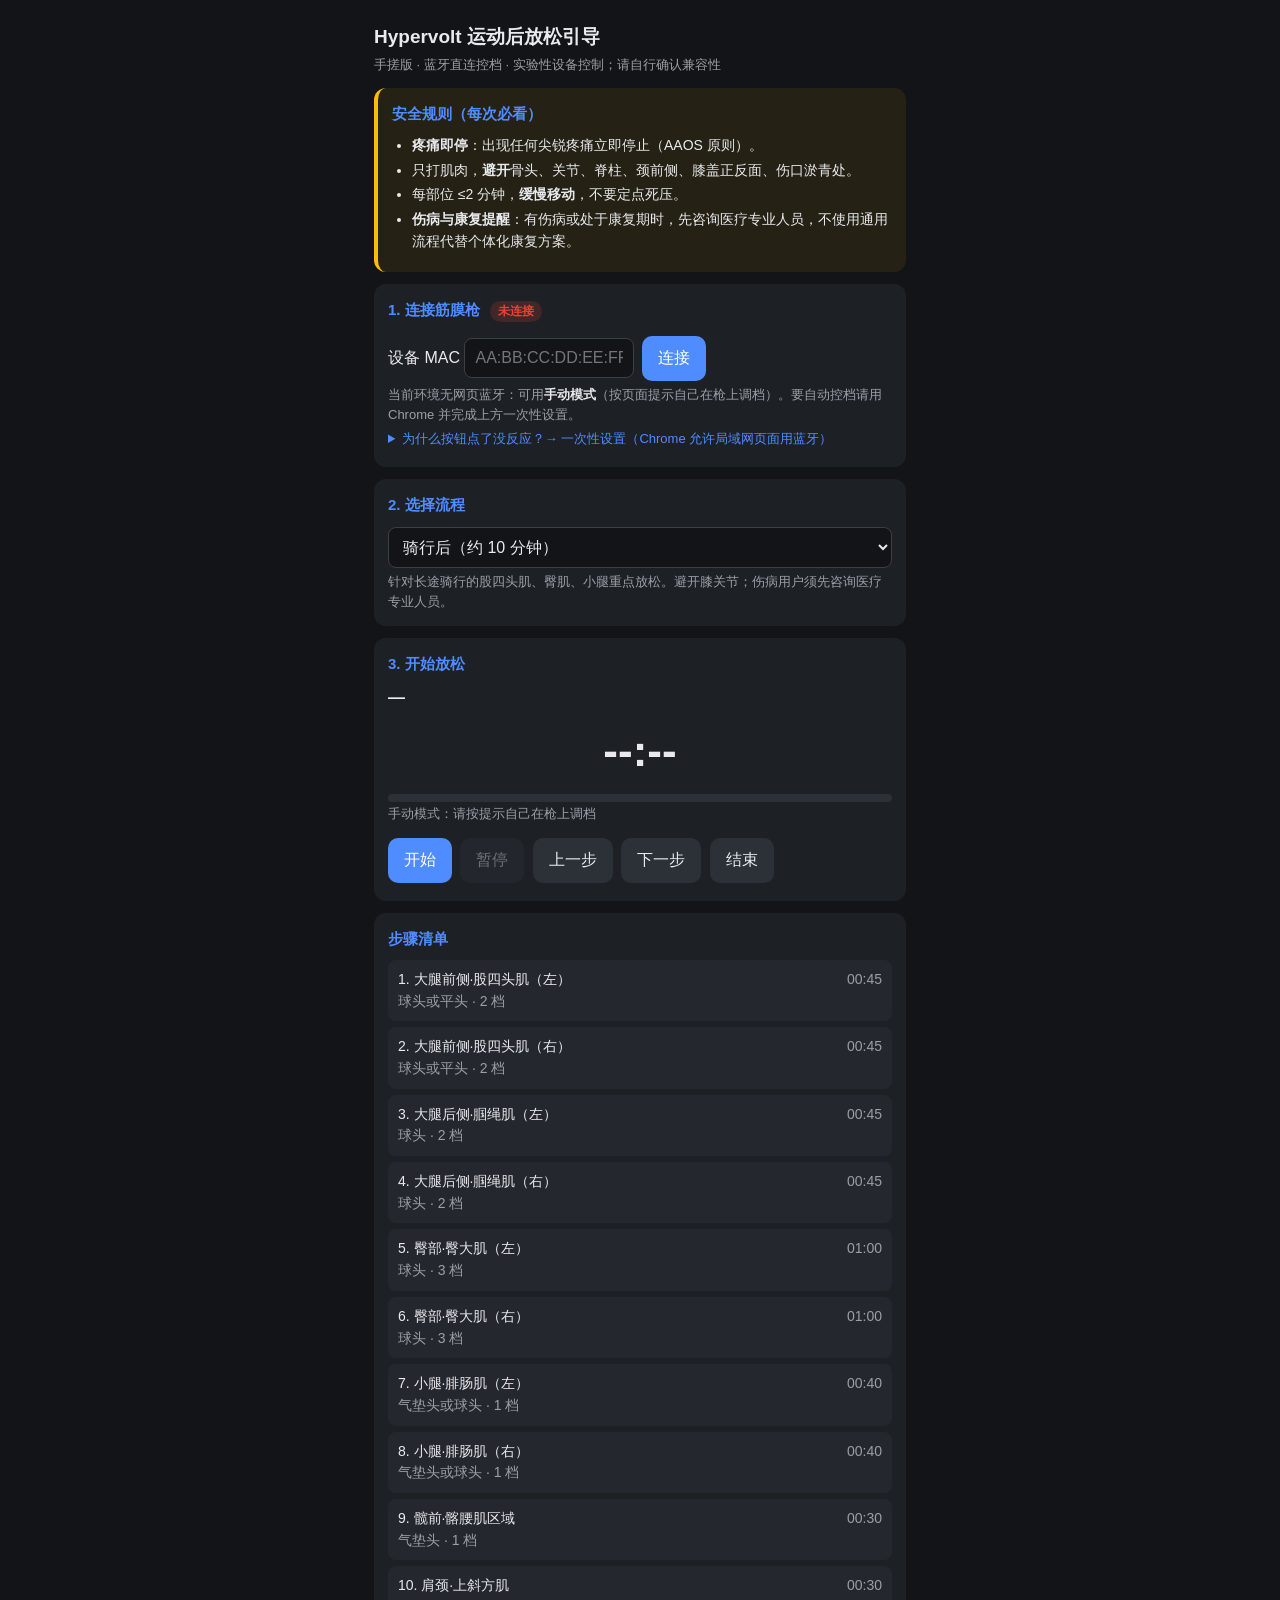
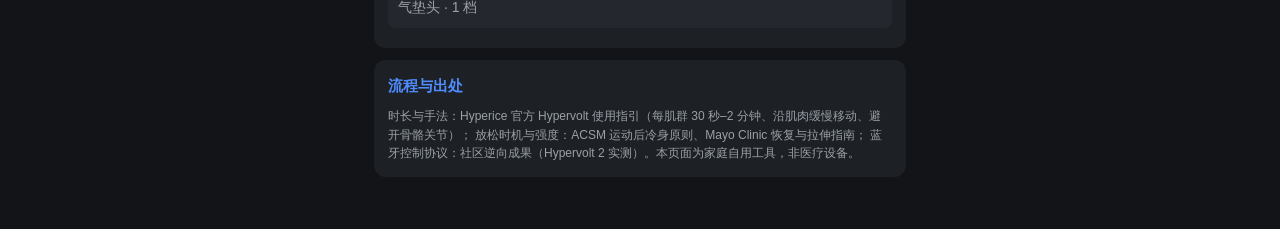
<file: app/static/hypervolt.html>
<!DOCTYPE html>
<html lang="zh-CN">
<head>
<meta charset="utf-8">
<meta name="viewport" content="width=device-width, initial-scale=1, viewport-fit=cover">
<title>Hypervolt 运动后放松引导（手搓版）</title>
<style>
  :root { --bg:#121417; --card:#1d2126; --fg:#e8eaed; --dim:#9aa0a6; --acc:#4f8cff; --ok:#34a853; --warn:#fbbc04; --bad:#ea4335; }
  * { box-sizing:border-box; }
  body { margin:0; background:var(--bg); color:var(--fg); font-family:-apple-system,"Segoe UI","PingFang SC","Microsoft YaHei",sans-serif; font-size:16px; line-height:1.55; }
  .wrap { max-width:560px; margin:0 auto; padding:14px 14px 40px; }
  h1 { font-size:19px; margin:8px 0 4px; }
  .sub { color:var(--dim); font-size:13px; margin-bottom:12px; }
  .card { background:var(--card); border-radius:12px; padding:14px; margin-bottom:12px; }
  .card h2 { font-size:15px; margin:0 0 10px; color:var(--acc); }
  button { font-size:16px; border:none; border-radius:10px; padding:12px 16px; background:var(--acc); color:#fff; margin:4px 4px 4px 0; }
  button.ghost { background:#2c3138; color:var(--fg); }
  button:disabled { opacity:.4; }
  input[type=text] { font-size:16px; padding:10px; border-radius:8px; border:1px solid #3c4043; background:#121417; color:var(--fg); width:170px; }
  select { font-size:16px; padding:10px; border-radius:8px; border:1px solid #3c4043; background:#121417; color:var(--fg); width:100%; }
  .status { font-size:13px; color:var(--dim); }
  .status b { color:var(--fg); }
  .pill { display:inline-block; padding:1px 8px; border-radius:99px; font-size:12px; margin-left:6px; }
  .pill.on { background:rgba(52,168,83,.2); color:var(--ok); }
  .pill.off { background:rgba(234,67,53,.18); color:var(--bad); }
  .warn { border-left:4px solid var(--warn); background:rgba(251,188,4,.08); }
  .warn ul { margin:6px 0; padding-left:20px; }
  .warn li { margin:3px 0; font-size:14px; }
  .step { padding:9px 10px; border-radius:8px; margin:6px 0; background:#24282e; font-size:14px; display:flex; justify-content:space-between; gap:8px; }
  .step.cur { outline:2px solid var(--acc); background:#26303f; }
  .step.done { opacity:.45; text-decoration:line-through; }
  .step .t { color:var(--dim); white-space:nowrap; }
  .big { font-size:44px; font-weight:700; text-align:center; margin:6px 0; font-variant-numeric:tabular-nums; }
  .bar { height:8px; background:#2c3138; border-radius:99px; overflow:hidden; margin:8px 0 2px; }
  .bar > div { height:100%; background:var(--acc); width:0%; transition:width .25s linear; }
  .now { font-size:17px; font-weight:600; }
  .tip { color:var(--dim); font-size:13px; margin-top:4px; }
  details { font-size:13px; color:var(--dim); }
  details summary { cursor:pointer; color:var(--acc); margin:4px 0; }
  .row { display:flex; align-items:center; gap:8px; flex-wrap:wrap; }
  .src { font-size:12px; color:var(--dim); margin-top:10px; }
</style>
</head>
<body>
<div class="wrap">
  <h1>Hypervolt 运动后放松引导</h1>
  <div class="sub">手搓版 · 蓝牙直连控档 · 实验性设备控制；请自行确认兼容性</div>

  <div class="card warn">
    <h2>安全规则（每次必看）</h2>
    <ul>
      <li><b>疼痛即停</b>：出现任何尖锐疼痛立即停止（AAOS 原则）。</li>
      <li>只打肌肉，<b>避开</b>骨头、关节、脊柱、颈前侧、膝盖正反面、伤口淤青处。</li>
      <li>每部位 ≤2 分钟，<b>缓慢移动</b>，不要定点死压。</li>
      <li><b>伤病与康复提醒</b>：有伤病或处于康复期时，先咨询医疗专业人员，不使用通用流程代替个体化康复方案。</li>
    </ul>
  </div>

  <div class="card" id="bleCard">
    <h2>1. 连接筋膜枪 <span id="connPill" class="pill off">未连接</span></h2>
    <div class="row">
      <label>设备 MAC <input type="text" id="mac" placeholder="AA:BB:CC:DD:EE:FF" autocapitalize="characters"></label>
      <button id="btnConnect">连接</button>
    </div>
    <div class="status" id="devStatus">先给筋膜枪开机，再点连接。请输入自己的设备信息；本发行版不预填任何设备身份。</div>
    <details>
      <summary>为什么按钮点了没反应？→ 一次性设置（Chrome 允许局域网页面用蓝牙）</summary>
      <ol>
        <li>手机 Chrome 地址栏输入 <b>chrome://flags/#unsafely-treat-insecure-origin-as-secure</b></li>
        <li>文本框填 <b>http://&lt;your-server-host&gt;:8000</b>，右侧下拉选 <b>Enabled</b></li>
        <li>点底部 Relaunch 重启 Chrome，再回本页</li>
      </ol>
      <div>说明：蓝牙网页接口默认只允许 HTTPS 网站调用，上面是 Chrome 官方提供的局域网例外开关。</div>
    </details>
  </div>

  <div class="card">
    <h2>2. 选择流程</h2>
    <select id="routine"></select>
    <div class="tip" id="routineDesc"></div>
  </div>

  <div class="card">
    <h2>3. 开始放松</h2>
    <div class="now" id="nowPart">—</div>
    <div class="tip" id="nowTip"></div>
    <div class="big" id="clock">--:--</div>
    <div class="bar"><div id="prog"></div></div>
    <div class="status" id="nowMeta"></div>
    <div style="margin-top:10px">
      <button id="btnStart">开始</button>
      <button id="btnPause" class="ghost" disabled>暂停</button>
      <button id="btnPrev" class="ghost">上一步</button>
      <button id="btnNext" class="ghost">下一步</button>
      <button id="btnStop" class="ghost">结束</button>
    </div>
  </div>

  <div class="card">
    <h2>步骤清单</h2>
    <div id="steps"></div>
  </div>

  <div class="card">
    <h2>流程与出处</h2>
    <div class="src">
      时长与手法：Hyperice 官方 Hypervolt 使用指引（每肌群 30 秒–2 分钟、沿肌肉缓慢移动、避开骨骼关节）；
      放松时机与强度：ACSM 运动后冷身原则、Mayo Clinic 恢复与拉伸指南；
      蓝牙控制协议：社区逆向成果（Hypervolt 2 实测）。本页面为家庭自用工具，非医疗设备。
    </div>
  </div>
</div>

<script>
"use strict";
/* ====== Hypervolt 2 BLE 协议（社区逆向，docs/protocol.md）====== */
const SVC = "31cb456a-3c31-4e56-8c2b-e8f479d2b056";
const CHR_AUTH = "31cb4570-3c31-4e56-8c2b-e8f479d2b056";
const CHR_CTRL = "31cb456c-3c31-4e56-8c2b-e8f479d2b056";
const CHR_TELE = "31cb456d-3c31-4e56-8c2b-e8f479d2b056";

const LOOKUP = [
1,128,64,32,16,8,132,66,33,144,72,164,82,41,20,10,
133,194,97,176,88,172,214,107,53,154,205,102,51,153,76,166,
83,169,84,42,149,202,229,242,121,60,158,207,103,179,217,108,
182,91,45,22,11,5,130,65,160,80,40,148,74,165,210,105,
52,26,141,70,35,145,200,228,114,57,28,142,199,227,241,248,
252,254,255,127,63,31,15,7,131,193,224,112,56,156,206,231,
243,249,124,190,223,111,55,155,77,38,19,137,68,34,17,136,
196,98,49,152,204,230,115,185,92,174,215,235,117,186,221,110,
183,219,109,54,27,13,6,3,129,192,96,48,24,140,198,99,
177,216,236,246,123,61,30,143,71,163,209,232,244,122,189,94,
175,87,171,85,170,213,234,245,250,253,126,191,95,47,23,139,
69,162,81,168,212,106,181,218,237,118,59,29,14,135,195,225,
240,120,188,222,239,119,187,93,46,151,203,101,178,89,44,150,
75,37,146,73,36,18,9,4,2,1,128,64,32,16,8,132,
66,33,144,72,164,82,41,20,10,133,194,97,176,88,172,214,
107,53,154,205,102,51,153,76,166,83,169,84,42,149,202,229];

function sb(v){ return v >= 128 ? v - 256 : v; }

function authResponse(macStr, ch){
  const mac = macStr.replace(/[:-]/g, "");
  if (!/^[0-9a-fA-F]{12}$/.test(mac)) throw new Error("MAC 格式不对，应为 12 位十六进制");
  const m = []; for (let i = 0; i < 6; i++) m.push(parseInt(mac.substr(i*2, 2), 16));
  const b0 = ch[3], b1 = ch[2], b2 = ch[1];
  const index1 = (m[4] ^ b2) & 0xFF;
  const index2 = (sb(m[2]) & sb(b1)) & 0xFF;
  const index3 = (b0 ^ m[5]) & 0xFF;
  const value1 = ((sb(m[5]) | sb(m[1])) ^ sb(LOOKUP[index1] & 0xFF)) & 0xFF;
  const out1 = (value1 >> (b0 & 1)) & 0xFF;
  const value2 = ((LOOKUP[index2] & 0xFFFF) + m[3]) & 0xFFFF;
  const out2 = (b2 ^ value2) & 0xFF;
  const value3 = (sb(m[0]) ^ sb(LOOKUP[index3] & 0xFF)) & 0xFF;
  const out3 = ((value3 << (b1 & 1)) & 0xFF);
  return new Uint8Array([0x01, out1, out2, out3]);
}

/* ====== 放松流程（时长/档位按 Hyperice 官方指引 + ACSM/Mayo 冷身原则）====== */
const ROUTINES = {
  ride: { name: "骑行后（约 10 分钟）", desc: "针对长途骑行的股四头肌、臀肌、小腿重点放松。避开膝关节；伤病用户须先咨询医疗专业人员。",
    steps: [
      { part:"大腿前侧·股四头肌（左）", head:"球头或平头", speed:2, secs:45, tip:"从髋部向膝方向缓慢扫动，止于膝上方一拳距离" },
      { part:"大腿前侧·股四头肌（右）", head:"球头或平头", speed:2, secs:45, tip:"通用提醒：只打大腿中上段，远离膝关节" },
      { part:"大腿后侧·腘绳肌（左）", head:"球头", speed:2, secs:45, tip:"坐姿腿伸直或站姿扶椅，从臀下扫向膝窝上方" },
      { part:"大腿后侧·腘绳肌（右）", head:"球头", speed:2, secs:45, tip:"同上，避开膝窝" },
      { part:"臀部·臀大肌（左）", head:"球头", speed:3, secs:60, tip:"肌肉厚可用 3 档，画小圈缓慢移动" },
      { part:"臀部·臀大肌（右）", head:"球头", speed:3, secs:60, tip:"同上" },
      { part:"小腿·腓肠肌（左）", head:"气垫头或球头", speed:1, secs:40, tip:"从小腿肚中段向下扫，避开跟腱止点骨头" },
      { part:"小腿·腓肠肌（右）", head:"气垫头或球头", speed:1, secs:40, tip:"同上" },
      { part:"髋前·髂腰肌区域", head:"气垫头", speed:1, secs:30, tip:"裤线下方肌肉处轻扫，感觉不适立即跳过" },
      { part:"肩颈·上斜方肌", head:"气垫头", speed:1, secs:30, tip:"骑行姿势易僵，只打肩部肌肉，远离颈椎与颈前" }
    ]},
  run: { name: "跑步后（约 9 分钟）", desc: "重点小腿、股四头肌、臀部。",
    steps: [
      { part:"小腿·腓肠肌+比目鱼肌（左）", head:"气垫头", speed:1, secs:50, tip:"屈膝坐姿，整个小腿肚缓慢扫动" },
      { part:"小腿·腓肠肌+比目鱼肌（右）", head:"气垫头", speed:1, secs:50, tip:"同上" },
      { part:"大腿前侧·股四头肌（左）", head:"球头", speed:2, secs:45, tip:"止于膝上方一拳距离" },
      { part:"大腿前侧·股四头肌（右）", head:"球头", speed:2, secs:45, tip:"通用提醒：只打大腿中上段" },
      { part:"大腿外侧·阔筋膜张肌（左）", head:"平头", speed:1, secs:30, tip:"沿大腿外侧轻扫，不要压在股骨大转子骨点上" },
      { part:"大腿外侧·阔筋膜张肌（右）", head:"平头", speed:1, secs:30, tip:"同上" },
      { part:"臀部·臀大肌（左）", head:"球头", speed:3, secs:60, tip:"" },
      { part:"臀部·臀大肌（右）", head:"球头", speed:3, secs:60, tip:"" },
      { part:"足底·足弓（左）", head:"子弹头", speed:1, secs:30, tip:"坐姿，枪头轻触足弓肌肉，避开脚跟骨" },
      { part:"足底·足弓（右）", head:"子弹头", speed:1, secs:30, tip:"同上" }
    ]},
  upper: { name: "上肢力量后（约 8 分钟）", desc: "胸、肩、背、手臂。",
    steps: [
      { part:"胸部·胸大肌（左）", head:"球头", speed:2, secs:40, tip:"避开锁骨与胸骨，只打肌肉隆起处" },
      { part:"胸部·胸大肌（右）", head:"球头", speed:2, secs:40, tip:"同上" },
      { part:"肩部·三角肌（左）", head:"球头", speed:1, secs:40, tip:"前中后束缓慢扫动，避开肩峰骨点" },
      { part:"肩部·三角肌（右）", head:"球头", speed:1, secs:40, tip:"同上" },
      { part:"背部·背阔肌（左）", head:"平头", speed:2, secs:45, tip:"沿腋窝后下方向腰部扫，避开脊柱" },
      { part:"背部·背阔肌（右）", head:"平头", speed:2, secs:45, tip:"同上" },
      { part:"上臂·肱二头/三头肌（左）", head:"球头", speed:1, secs:40, tip:"" },
      { part:"上臂·肱二头/三头肌（右）", head:"球头", speed:1, secs:40, tip:"" },
      { part:"前臂肌群（左）", head:"气垫头", speed:1, secs:30, tip:"避开腕肘骨点" },
      { part:"前臂肌群（右）", head:"气垫头", speed:1, secs:30, tip:"同上" }
    ]},
  lower: { name: "下肢力量后（约 10 分钟）", desc: "与骑行后类似，加大臀部与股四头比重。避开膝关节；伤病用户须先咨询医疗专业人员。",
    steps: [
      { part:"臀部·臀大肌（左）", head:"球头", speed:3, secs:60, tip:"" },
      { part:"臀部·臀大肌（右）", head:"球头", speed:3, secs:60, tip:"" },
      { part:"大腿前侧·股四头肌（左）", head:"球头或平头", speed:2, secs:50, tip:"止于膝上方一拳距离" },
      { part:"大腿前侧·股四头肌（右）", head:"球头或平头", speed:2, secs:50, tip:"通用提醒：只打大腿中上段" },
      { part:"大腿后侧·腘绳肌（左）", head:"球头", speed:2, secs:45, tip:"" },
      { part:"大腿后侧·腘绳肌（右）", head:"球头", speed:2, secs:45, tip:"避开膝窝" },
      { part:"大腿内侧·内收肌（左）", head:"气垫头", speed:1, secs:30, tip:"大腿内侧上段，轻档" },
      { part:"大腿内侧·内收肌（右）", head:"气垫头", speed:1, secs:30, tip:"同上" },
      { part:"小腿·腓肠肌（左）", head:"气垫头", speed:1, secs:40, tip:"" },
      { part:"小腿·腓肠肌（右）", head:"气垫头", speed:1, secs:40, tip:"" }
    ]},
  full: { name: "全身通用（约 8 分钟）", desc: "不确定选哪个就用这个，大肌群轮一遍。",
    steps: [
      { part:"肩颈·上斜方肌", head:"气垫头", speed:1, secs:30, tip:"远离颈椎" },
      { part:"背部·背阔肌（左）", head:"平头", speed:2, secs:40, tip:"避开脊柱" },
      { part:"背部·背阔肌（右）", head:"平头", speed:2, secs:40, tip:"同上" },
      { part:"臀部·臀大肌（左）", head:"球头", speed:3, secs:50, tip:"" },
      { part:"臀部·臀大肌（右）", head:"球头", speed:3, secs:50, tip:"" },
      { part:"大腿前侧·股四头肌（左）", head:"球头", speed:2, secs:40, tip:"止于膝上方一拳距离" },
      { part:"大腿前侧·股四头肌（右）", head:"球头", speed:2, secs:40, tip:"通用提醒：只打大腿中上段" },
      { part:"大腿后侧·腘绳肌（左）", head:"球头", speed:2, secs:40, tip:"" },
      { part:"大腿后侧·腘绳肌（右）", head:"球头", speed:2, secs:40, tip:"" },
      { part:"小腿·腓肠肌（左）", head:"气垫头", speed:1, secs:35, tip:"" },
      { part:"小腿·腓肠肌（右）", head:"气垫头", speed:1, secs:35, tip:"" }
    ]}
};

/* ====== BLE 状态 ====== */
let device = null, ctrlChar = null, connected = false, devSpeed = 0, devLoad = 0;
const $ = id => document.getElementById(id);
const macInput = $("mac");
macInput.value = localStorage.getItem("hv_mac") || "";

function setConn(on, msg){
  connected = on;
  const pill = $("connPill");
  pill.textContent = on ? "已连接" : "未连接";
  pill.className = "pill " + (on ? "on" : "off");
  if (msg) $("devStatus").innerHTML = msg;
}

async function connect(){
  if (!navigator.bluetooth){
    $("devStatus").innerHTML = "当前浏览器不支持网页蓝牙：请用 <b>Chrome</b>，并完成上方“一次性设置”。";
    return;
  }
  const mac = macInput.value.trim();
  try { authResponse(mac, [1,2,3,4]); }
  catch(e){ $("devStatus").textContent = e.message; return; }
  localStorage.setItem("hv_mac", mac);
  $("devStatus").textContent = "正在搜索设备（请确认筋膜枪已开机）…";
  try {
    device = await navigator.bluetooth.requestDevice({
      filters: [{ namePrefix: "Hypervolt" }, { namePrefix: "Hyperice" }, { services: [SVC] }],
      optionalServices: [SVC, "device_information"]
    });
    device.addEventListener("gattserverdisconnected", () => {
      setConn(false, "连接已断开。重新点“连接”即可。");
      ctrlChar = null;
    });
    const server = await device.gatt.connect();
    const svc = await server.getPrimaryService(SVC);
    const authChar = await svc.getCharacteristic(CHR_AUTH);
    const chVal = await authChar.readValue();
    const challenge = new Uint8Array(chVal.buffer.slice(chVal.byteOffset, chVal.byteOffset + chVal.byteLength));
    const resp = authResponse(mac, challenge);
    await authChar.writeValueWithResponse(resp);
    ctrlChar = await svc.getCharacteristic(CHR_CTRL);
    await ctrlChar.startNotifications();
    ctrlChar.addEventListener("characteristicvaluechanged", e => {
      const v = new Uint8Array(e.target.value.buffer);
      devSpeed = v[0]; devLoad = v[1];
      updateMeta();
    });
    try {
      const teleChar = await svc.getCharacteristic(CHR_TELE);
      await teleChar.startNotifications();
      teleChar.addEventListener("characteristicvaluechanged", e => {
        const v = new DataView(e.target.value.buffer);
        const volt = v.getUint16(10, false) / 100;
        const temp = v.getUint8(12);
        $("devStatus").innerHTML = `设备：<b>${device.name || "Hypervolt"}</b> · 电压 ${volt.toFixed(2)}V · 温度 ${temp}℃`;
      });
    } catch(_) {}
    setConn(true, `设备：<b>${device.name || "Hypervolt"}</b> · 鉴权成功，可以开始`);
  } catch(err){
    setConn(false, "连接失败：" + err.message + "（没搜到设备时确认已开机；鉴权失败时核对 MAC）");
  }
}

async function setSpeed(s){
  if (!connected || !ctrlChar) return;
  try { await ctrlChar.writeValueWithResponse(new Uint8Array([s])); }
  catch(err){ console.warn("setSpeed", err); }
}

/* ====== 引导引擎 ====== */
let steps = [], idx = 0, remain = 0, timer = null, paused = false, wakeLock = null;

function loadRoutine(){
  const key = $("routine").value;
  steps = ROUTINES[key].steps.slice();
  $("routineDesc").textContent = ROUTINES[key].desc;
  idx = 0; remain = 0; stopTimer(); renderSteps(); showIdle();
}
function showIdle(){
  $("nowPart").textContent = "—";
  $("nowTip").textContent = "";
  $("clock").textContent = "--:--";
  $("prog").style.width = "0%";
  updateMeta();
}
function fmt(s){ return String(Math.floor(s/60)).padStart(2,"0") + ":" + String(s%60).padStart(2,"0"); }
function updateMeta(){
  const conn = connected ? `设备档位 ${devSpeed} · 压力 ${devLoad}` : "手动模式：请按提示自己在枪上调档";
  const st = steps[idx];
  $("nowMeta").textContent = timer && st
    ? `第 ${idx+1}/${steps.length} 步 · 建议 ${st.speed} 档 · ${conn}`
    : conn;
}
function renderSteps(){
  const box = $("steps"); box.innerHTML = "";
  steps.forEach((s, i) => {
    const d = document.createElement("div");
    d.className = "step" + (i === idx && timer ? " cur" : i < idx || (!timer && i < idx) ? " done" : "");
    d.innerHTML = `<span>${i+1}. ${s.part}<br><span style="color:var(--dim)">${s.head} · ${s.speed} 档</span></span><span class="t">${fmt(s.secs)}</span>`;
    box.appendChild(d);
  });
}
function beep(){
  try {
    const ctx = beep.ctx || (beep.ctx = new (window.AudioContext || window.webkitAudioContext)());
    const o = ctx.createOscillator(), g = ctx.createGain();
    o.connect(g); g.connect(ctx.destination);
    o.frequency.value = 880; g.gain.setValueAtTime(0.15, ctx.currentTime);
    g.gain.exponentialRampToValueAtTime(0.001, ctx.currentTime + 0.25);
    o.start(); o.stop(ctx.currentTime + 0.25);
  } catch(_) {}
}
async function startStep(){
  const s = steps[idx];
  remain = s.secs;
  $("nowPart").textContent = s.part;
  $("nowTip").textContent = `换 ${s.head} · 建议 ${s.speed} 档` + (s.tip ? " · " + s.tip : "");
  beep();
  await setSpeed(s.speed);
  renderSteps(); tick();
}
function tick(){
  $("clock").textContent = fmt(remain);
  const s = steps[idx];
  $("prog").style.width = (100 * (1 - remain / s.secs)) + "%";
  updateMeta();
}
function stopTimer(){
  if (timer){ clearInterval(timer); timer = null; }
  paused = false;
  $("btnStart").disabled = false;
  $("btnPause").disabled = true;
  $("btnPause").textContent = "暂停";
  if (wakeLock){ try { wakeLock.release(); } catch(_) {} wakeLock = null; }
}
async function start(){
  if (!steps.length) loadRoutine();
  if (idx >= steps.length) idx = 0;
  $("btnStart").disabled = true;
  $("btnPause").disabled = false;
  try { wakeLock = await navigator.wakeLock.request("screen"); } catch(_) {}
  await startStep();
  timer = setInterval(async () => {
    if (paused) return;
    remain--;
    if (remain <= 0){
      idx++;
      if (idx >= steps.length){ await finish(); return; }
      await startStep();
    } else tick();
  }, 1000);
}
async function finish(){
  stopTimer();
  await setSpeed(0);
  beep(); setTimeout(beep, 400);
  $("nowPart").textContent = "完成！";
  $("nowTip").textContent = "喝口水，慢走 3–5 分钟让心率下来（ACSM 冷身原则）。";
  $("clock").textContent = "✔";
  idx = 0; renderSteps(); updateMeta();
}
async function stopAll(){
  stopTimer();
  await setSpeed(0);
  idx = 0; renderSteps(); showIdle();
  $("nowPart").textContent = "已停止";
}

$("btnConnect").onclick = connect;
$("btnStart").onclick = start;
$("btnStop").onclick = stopAll;
$("btnPause").onclick = async () => {
  if (!timer) return;
  paused = !paused;
  $("btnPause").textContent = paused ? "继续" : "暂停";
  await setSpeed(paused ? 0 : steps[idx].speed);
};
$("btnNext").onclick = async () => { if (timer && idx < steps.length - 1){ idx++; await startStep(); } };
$("btnPrev").onclick = async () => { if (timer && idx > 0){ idx--; await startStep(); } };

/* 初始化流程下拉 */
const sel = $("routine");
for (const [k, r] of Object.entries(ROUTINES)){
  const o = document.createElement("option"); o.value = k; o.textContent = r.name; sel.appendChild(o);
}
sel.onchange = loadRoutine;
loadRoutine();

if (!navigator.bluetooth){
  $("devStatus").innerHTML = "当前环境无网页蓝牙：可用<b>手动模式</b>（按页面提示自己在枪上调档）。要自动控档请用 Chrome 并完成上方一次性设置。";
}
</script>
</body>
</html>
</file>
